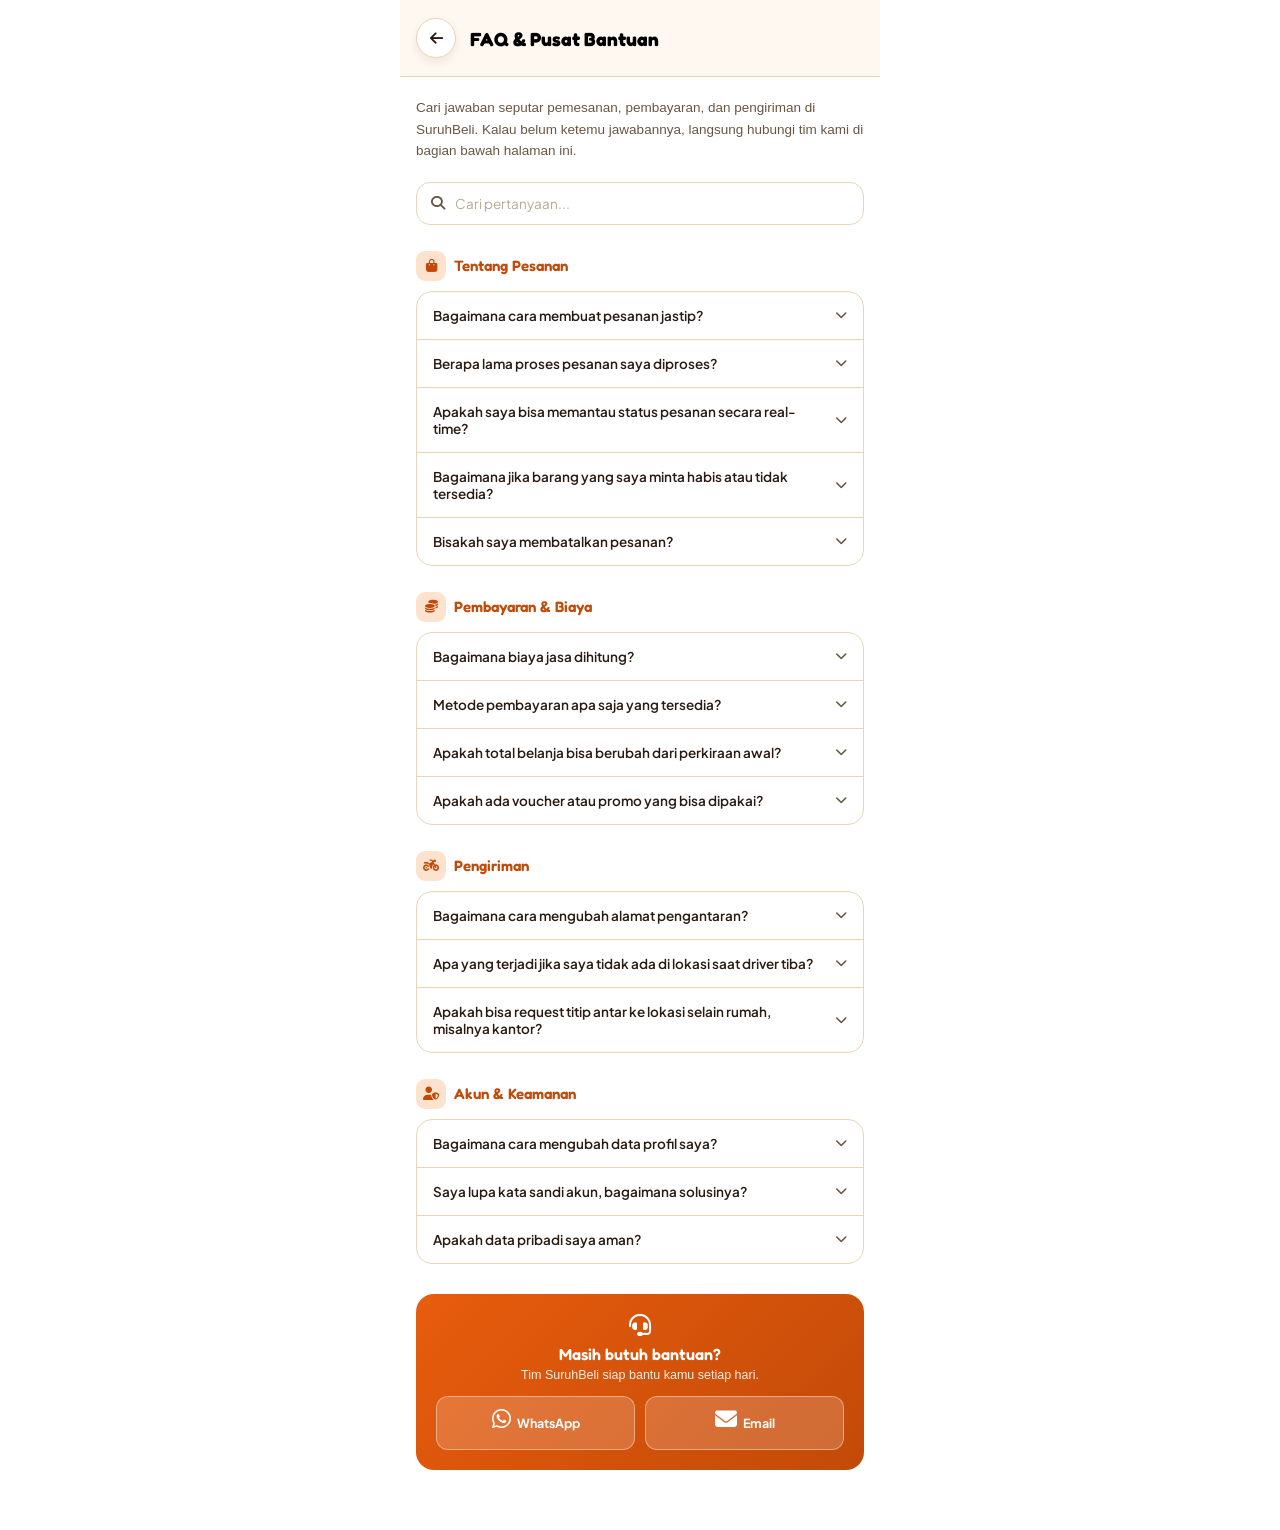
<file: faq.html>
<!DOCTYPE html>
<html lang="id">
<head>
<meta charset="UTF-8" />
<meta name="viewport" content="width=device-width, initial-scale=1.0, maximum-scale=1.0, user-scalable=no, viewport-fit=cover" />
<title>FAQ & Pusat Bantuan — SuruhBeli</title>
<link rel="preconnect" href="https://fonts.googleapis.com" />
<link href="https://fonts.googleapis.com/css2?family=Fredoka:wght@500;600;700;800&family=Plus+Jakarta+Sans:wght@400;500;600;700;800&display=swap" rel="stylesheet" />
<link rel="stylesheet" href="https://cdnjs.cloudflare.com/ajax/libs/font-awesome/6.5.2/css/all.min.css" />
<style>
  :root {
    --ink: #2B1B10;
    --ink-soft: #6B5541;
    --orange: #E85C0D;
    --orange-deep: #C24A08;
    --orange-soft: #FDE3CE;
    --line: #E8D5B8;
    --red: #C13B3B;
    --bg: #FFF8F0;
  }
  * {
    margin: 0;
    padding: 0;
    box-sizing: border-box;
    -webkit-tap-highlight-color: transparent;
    -webkit-user-select: none;
    user-select: none;
  }
  
  html, body {
    width: 100%;
    min-height: 100%;
    font-family: Poppins, sans-serif;
    background: var(--bg-primary);
    color: var(--text-primary);
    -webkit-tap-highlight-color: transparent;
    transition: background 0.3s ease, color 0.3s ease;
  }
  .wrap { max-width: 480px; margin: 0 auto; padding: 0 0 60px; }

  .topbar {
    display: flex;
    align-items: center;
    gap: 14px;
    padding: 18px 16px;
    position: sticky;
    top: 0;
    background: var(--bg);
    z-index: 5;
    border-bottom: 1px solid var(--line);
  }
  .back-btn {
    width: 40px;
    height: 40px;
    border-radius: 50%;
    background: #fff;
    border: 1px solid var(--line);
    display: flex;
    align-items: center;
    justify-content: center;
    color: var(--ink);
    font-size: 15px;
    cursor: pointer;
    flex: none;
    box-shadow: 0 4px 10px rgba(43, 27, 16, 0.08);
  }
  .topbar h1 {
    font-family: "Fredoka", sans-serif;
    font-weight: 700;
    font-size: 19px;
  }

  .intro {
    padding: 20px 16px 4px;
  }
  .intro p {
    font-size: 13.5px;
    color: var(--ink-soft);
    line-height: 1.6;
  }

  .search-box {
    margin: 16px 16px 4px;
    display: flex;
    align-items: center;
    gap: 10px;
    background: #fff;
    border: 1px solid var(--line);
    border-radius: 14px;
    padding: 12px 14px;
  }
  .search-box i { color: var(--ink-soft); font-size: 14px; }
  .search-box input {
    border: none;
    outline: none;
    background: none;
    font-family: "Plus Jakarta Sans", sans-serif;
    font-size: 13.5px;
    color: var(--ink);
    width: 100%;
  }
  .search-box input::placeholder { color: #B7A98F; }

  .category {
    padding: 22px 16px 4px;
  }
  .category-title {
    font-family: "Fredoka", sans-serif;
    font-weight: 600;
    font-size: 15px;
    color: var(--orange-deep);
    margin-bottom: 10px;
    display: flex;
    align-items: center;
    gap: 8px;
  }
  .category-title i {
    width: 30px;
    height: 30px;
    border-radius: 9px;
    background: var(--orange-soft);
    display: flex;
    align-items: center;
    justify-content: center;
    font-size: 13px;
  }

  .faq-list {
    background: #fff;
    border: 1px solid var(--line);
    border-radius: 16px;
    overflow: hidden;
  }

  details {
    border-top: 1px solid var(--line);
  }
  details:first-child { border-top: none; }

  summary {
    list-style: none;
    display: flex;
    align-items: center;
    justify-content: space-between;
    gap: 12px;
    padding: 15px 16px;
    cursor: pointer;
    font-family: "Plus Jakarta Sans", sans-serif;
    font-weight: 600;
    font-size: 13.5px;
    color: var(--ink);
  }
  summary::-webkit-details-marker { display: none; }
  summary .chev {
    flex: none;
    font-size: 12px;
    color: var(--ink-soft);
    transition: transform 0.2s ease;
  }
  details[open] summary .chev { transform: rotate(180deg); }
  details[open] summary { color: var(--orange-deep); }

  .answer {
    padding: 0 16px 16px;
    font-size: 13px;
    color: var(--ink-soft);
    line-height: 1.65;
  }
  .answer ul {
    margin: 8px 0 0;
    padding-left: 18px;
  }
  .answer li { margin-bottom: 4px; }
  .answer strong { color: var(--ink); }

  .contact-card {
    margin: 26px 16px 0;
    background: linear-gradient(135deg, var(--orange), var(--orange-deep));
    border-radius: 18px;
    padding: 20px;
    color: #fff;
    text-align: center;
  }
  .contact-card i {
    font-size: 22px;
    margin-bottom: 8px;
    display: block;
  }
  .contact-card h3 {
    font-family: "Fredoka", sans-serif;
    font-weight: 600;
    font-size: 16px;
    margin-bottom: 4px;
  }
  .contact-card p {
    font-size: 12.5px;
    opacity: 0.9;
    margin-bottom: 14px;
  }
  .contact-actions {
    display: flex;
    gap: 10px;
  }
  .contact-btn {
    flex: 1;
    display: flex;
    align-items: center;
    justify-content: center;
    gap: 6px;
    background: rgba(255, 255, 255, 0.18);
    border: 1px solid rgba(255, 255, 255, 0.4);
    color: #fff;
    font-family: "Plus Jakarta Sans", sans-serif;
    font-weight: 700;
    font-size: 12.5px;
    padding: 11px;
    border-radius: 12px;
    text-decoration: none;
    cursor: pointer;
  }

  .no-result {
    display: none;
    text-align: center;
    padding: 40px 20px;
    color: var(--ink-soft);
    font-size: 13px;
  }
</style>
</head>
<body>

  <div class="wrap">
    <div class="topbar">
      <button class="back-btn" onclick="window.history.back()"><i class="fa-solid fa-arrow-left"></i></button>
      <h1>FAQ &amp; Pusat Bantuan</h1>
    </div>

    <div class="intro">
      <p>Cari jawaban seputar pemesanan, pembayaran, dan pengiriman di SuruhBeli. Kalau belum ketemu jawabannya, langsung hubungi tim kami di bagian bawah halaman ini.</p>
    </div>

    <div class="search-box">
      <i class="fa-solid fa-magnifying-glass"></i>
      <input type="text" id="faq-search" placeholder="Cari pertanyaan..." />
    </div>

    <div id="faq-container">

      <div class="category" data-category>
        <div class="category-title"><i class="fa-solid fa-bag-shopping"></i> Tentang Pesanan</div>
        <div class="faq-list">
          <details>
            <summary><span>Bagaimana cara membuat pesanan jastip?</span><i class="fa-solid fa-chevron-down chev"></i></summary>
            <div class="answer">Buka menu <strong>Beranda</strong>, tekan tombol <strong>Pesan / Order</strong>, lalu isi detail barang yang ingin dibelikan, perkiraan budget belanja, dan lokasi pengantaran. Setelah dikonfirmasi, pesananmu langsung diteruskan ke tim kami.</div>
          </details>
          <details>
            <summary><span>Berapa lama proses pesanan saya diproses?</span><i class="fa-solid fa-chevron-down chev"></i></summary>
            <div class="answer">Setelah pesanan diterima, tim kami akan mulai membelikan barang dalam waktu singkat. Estimasi waktu tiba ditampilkan di halaman <strong>Lacak Pesanan</strong> dan bisa berbeda tergantung jarak, kepadatan lokasi tujuan pembelian, dan jam sibuk.</div>
          </details>
          <details>
            <summary><span>Apakah saya bisa memantau status pesanan secara real-time?</span><i class="fa-solid fa-chevron-down chev"></i></summary>
            <div class="answer">Bisa. Buka menu <strong>Lacak</strong> untuk melihat status terkini — mulai dari pesanan diterima, sedang dibeli, dalam perjalanan, hingga sampai tujuan.</div>
          </details>
          <details>
            <summary><span>Bagaimana jika barang yang saya minta habis atau tidak tersedia?</span><i class="fa-solid fa-chevron-down chev"></i></summary>
            <div class="answer">Tim kami akan menghubungi kamu terlebih dahulu untuk konfirmasi barang pengganti atau opsi lain sebelum melanjutkan pembelian, agar pesanan tetap sesuai keinginanmu.</div>
          </details>
          <details>
            <summary><span>Bisakah saya membatalkan pesanan?</span><i class="fa-solid fa-chevron-down chev"></i></summary>
            <div class="answer">Pembatalan hanya bisa dilakukan selama status pesanan masih <strong>Menunggu Driver</strong>, melalui tombol <strong>Batalkan</strong> di halaman Lacak. Setelah driver mulai membelikan pesanan, pembatalan tidak bisa dilakukan lagi.</div>
          </details>
        </div>
      </div>

      <div class="category" data-category>
        <div class="category-title"><i class="fa-solid fa-coins"></i> Pembayaran &amp; Biaya</div>
        <div class="faq-list">
          <details>
            <summary><span>Bagaimana biaya jasa dihitung?</span><i class="fa-solid fa-chevron-down chev"></i></summary>
            <div class="answer">
              Biaya jasa dihitung otomatis berdasarkan perkiraan budget belanja yang kamu masukkan, dengan tingkatan berikut:
              <ul>
                <li>Sampai dengan Rp20.000 — biaya jasa Rp5.000</li>
                <li>Rp20.001 – Rp40.000 — biaya jasa Rp7.000</li>
                <li>Rp40.001 – Rp50.000 — biaya jasa Rp8.000</li>
                <li>Rp50.001 – Rp80.000 — biaya jasa Rp10.000</li>
                <li>Rp80.001 – Rp90.000 — biaya jasa Rp15.000</li>
                <li>Di atas Rp90.000 — biaya jasa Rp20.000</li>
              </ul>
            </div>
          </details>
          <details>
            <summary><span>Metode pembayaran apa saja yang tersedia?</span><i class="fa-solid fa-chevron-down chev"></i></summary>
            <div class="answer">Info metode pembayaran yang tersedia bisa dicek di menu <strong>Metode Pembayaran</strong> pada halaman Profil.</div>
          </details>
          <details>
            <summary><span>Apakah total belanja bisa berubah dari perkiraan awal?</span><i class="fa-solid fa-chevron-down chev"></i></summary>
            <div class="answer">Bisa, terutama jika harga barang di lapangan berbeda dari perkiraan. Tim kami akan menginformasikan selisihnya kepada kamu sebelum melanjutkan pembayaran ke pihak toko.</div>
          </details>
          <details>
            <summary><span>Apakah ada voucher atau promo yang bisa dipakai?</span><i class="fa-solid fa-chevron-down chev"></i></summary>
            <div class="answer">Voucher dan promo yang sedang berlangsung bisa dilihat di menu <strong>Voucher & Promo</strong> pada halaman Profil.</div>
          </details>
        </div>
      </div>

      <div class="category" data-category>
        <div class="category-title"><i class="fa-solid fa-motorcycle"></i> Pengiriman</div>
        <div class="faq-list">
          <details>
            <summary><span>Bagaimana cara mengubah alamat pengantaran?</span><i class="fa-solid fa-chevron-down chev"></i></summary>
            <div class="answer">Alamat pengantaran diisi saat membuat pesanan lewat deteksi lokasi. Untuk mengubah alamat utama akun, buka menu <strong>Alamat Saya</strong> di halaman Profil.</div>
          </details>
          <details>
            <summary><span>Apa yang terjadi jika saya tidak ada di lokasi saat driver tiba?</span><i class="fa-solid fa-chevron-down chev"></i></summary>
            <div class="answer">Driver akan mencoba menghubungi kamu terlebih dahulu. Pastikan nomor telepon dan catatan alamat (blok/gang/patokan) yang kamu isi sudah jelas untuk memudahkan proses pengantaran.</div>
          </details>
          <details>
            <summary><span>Apakah bisa request titip antar ke lokasi selain rumah, misalnya kantor?</span><i class="fa-solid fa-chevron-down chev"></i></summary>
            <div class="answer">Bisa. Kamu bebas memilih titik lokasi pengantaran mana pun saat membuat pesanan, selama masih dalam jangkauan area layanan SuruhBeli.</div>
          </details>
        </div>
      </div>

      <div class="category" data-category>
        <div class="category-title"><i class="fa-solid fa-user-shield"></i> Akun &amp; Keamanan</div>
        <div class="faq-list">
          <details>
            <summary><span>Bagaimana cara mengubah data profil saya?</span><i class="fa-solid fa-chevron-down chev"></i></summary>
            <div class="answer">Data nama, nomor telepon, dan alamat bisa dilihat pada kartu <strong>Informasi Profil</strong> di halaman Profil. Hubungi Pusat Bantuan jika kamu perlu memperbarui data tersebut.</div>
          </details>
          <details>
            <summary><span>Saya lupa kata sandi akun, bagaimana solusinya?</span><i class="fa-solid fa-chevron-down chev"></i></summary>
            <div class="answer">Gunakan opsi <strong>Lupa Kata Sandi</strong> pada halaman masuk untuk mengatur ulang kata sandi melalui email atau nomor telepon terdaftar.</div>
          </details>
          <details>
            <summary><span>Apakah data pribadi saya aman?</span><i class="fa-solid fa-chevron-down chev"></i></summary>
            <div class="answer">Kami menjaga kerahasiaan data pribadi pengguna sesuai dengan <strong>Kebijakan Privasi</strong> yang bisa dibaca di halaman Profil.</div>
          </details>
        </div>
      </div>

    </div>

    <p class="no-result" id="no-result">Pertanyaan tidak ditemukan. Coba kata kunci lain, atau hubungi tim kami di bawah.</p>

    <div class="contact-card">
      <i class="fa-solid fa-headset"></i>
      <h3>Masih butuh bantuan?</h3>
      <p>Tim SuruhBeli siap bantu kamu setiap hari.</p>
      <div class="contact-actions">
        <a class="contact-btn" href="https://wa.me/62895604273200" target="_blank" rel="noopener">
          <i class="fa-brands fa-whatsapp"></i> WhatsApp
        </a>
        <a class="contact-btn" href="mailto:faqihbayur@gmail.com">
          <i class="fa-solid fa-envelope"></i> Email
        </a>
      </div>
    </div>
  </div>

  <script>
    const searchInput = document.getElementById("faq-search");
    const categories = document.querySelectorAll("[data-category]");
    const noResult = document.getElementById("no-result");

    searchInput.addEventListener("input", () => {
      const q = searchInput.value.trim().toLowerCase();
      let anyVisible = false;

      categories.forEach((cat) => {
        let catHasVisible = false;
        cat.querySelectorAll("details").forEach((item) => {
          const text = item.textContent.toLowerCase();
          const match = text.includes(q);
          item.style.display = match ? "" : "none";
          if (match) catHasVisible = true;
          if (q && match) item.removeAttribute("open");
        });
        cat.style.display = catHasVisible ? "" : "none";
        if (catHasVisible) anyVisible = true;
      });

      noResult.style.display = q && !anyVisible ? "block" : "none";
    });
  </script>

</body>
</html>
</file>
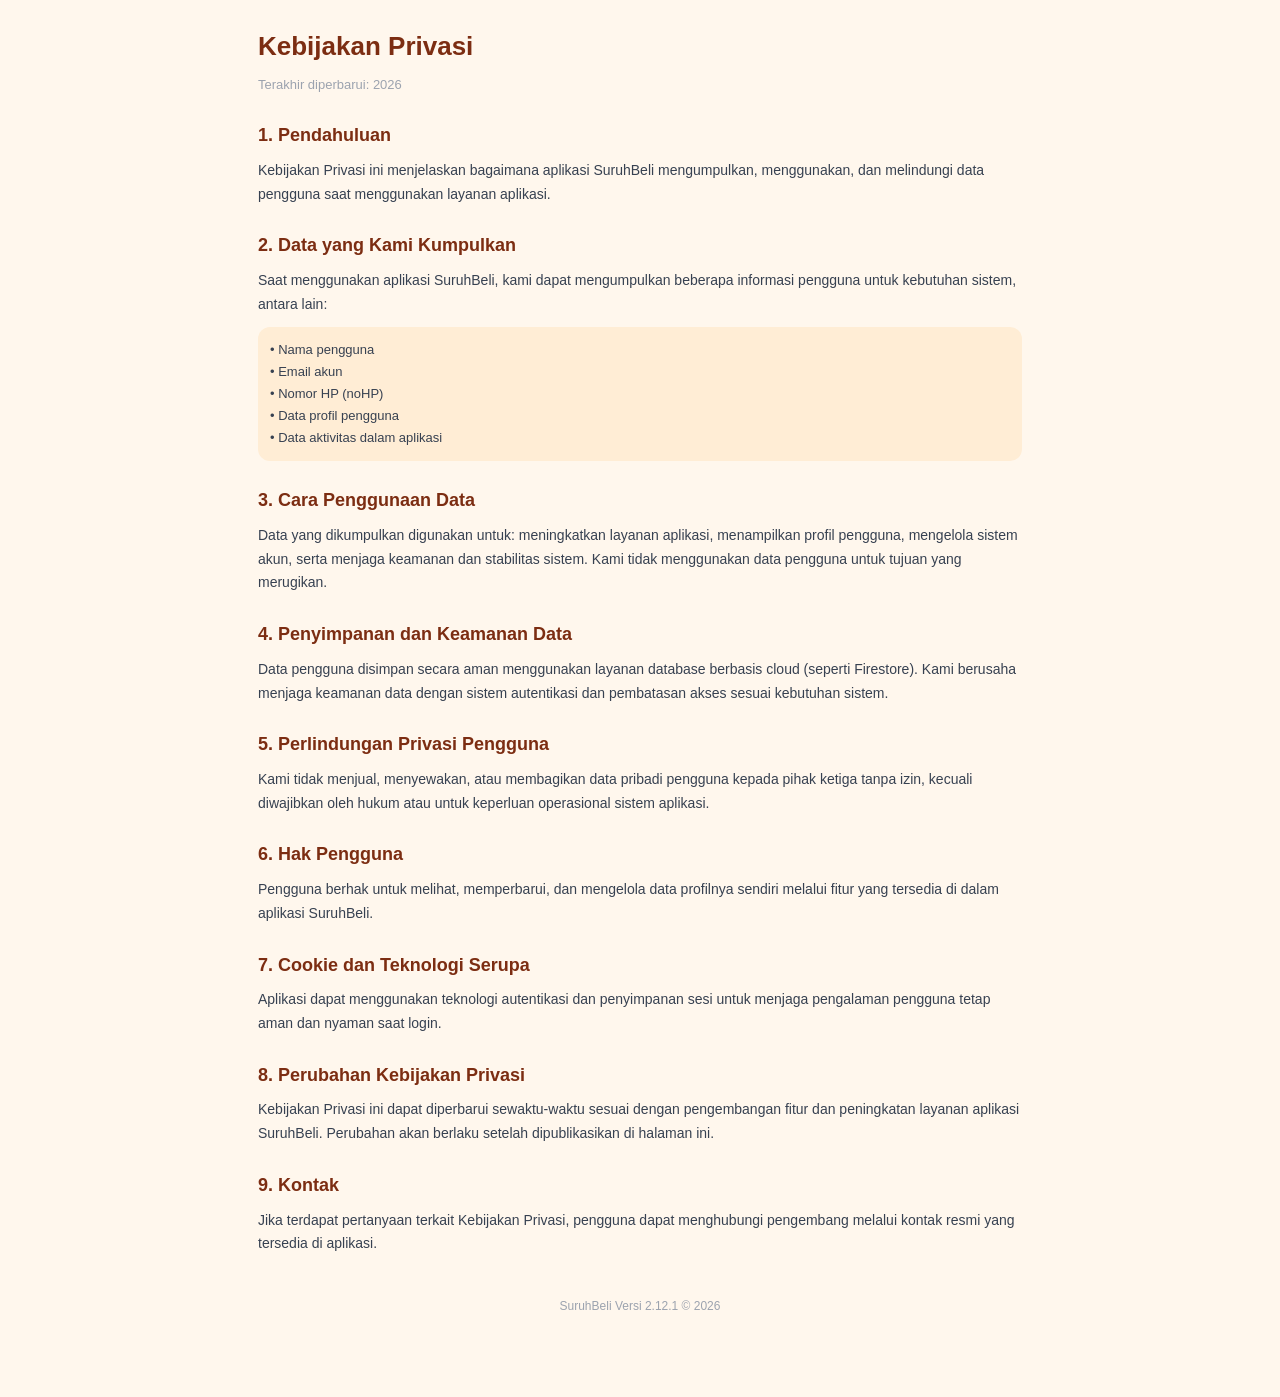
<file: kebijakan.html>
<!DOCTYPE html>
<html lang="id">
<head>
<meta charset="UTF-8">
<meta name="viewport" content="width=device-width, initial-scale=1.0, maximum-scale=1.0, user-scalable=no">
<meta name="apple-mobile-web-app-capable" content="yes">
<meta name="mobile-web-app-capable" content="yes">
<meta name="apple-mobile-web-app-status-bar-style" content="default">
<meta name="apple-mobile-web-app-title" content="SuruhBeli">
  <link rel="manifest" href="manifest.json">
  <meta name="theme-color" content="#FB923C">
  <link rel="icon" href="ikon-512.png">
<title>Kebijakan Privasi - SuruhBeli</title>

<style>
/* ===== PAGE ZOOM OUT ANIMATION (MULUS, TANPA BOUNCE) ===== */
* {
  margin: 0;
  padding: 0;
  box-sizing: border-box;
  -webkit-tap-highlight-color: transparent;
  -webkit-user-select: none;
  user-select: none;
}

html, body {
  width: 100%;
  min-height: 100%;
  font-family: Poppins, sans-serif;
  background: var(--bg-primary);
  color: var(--text-primary);
  -webkit-tap-highlight-color: transparent;
  transition: background 0.3s ease, color 0.3s ease;
}
body{
  animation: pageZoomOut 0.35s ease forwards;
  transform-origin: center;
}

@keyframes pageZoomOut{
  0%{
    opacity: 0;
    transform: scale(1.05); /* mulai sedikit lebih besar */
  }
  100%{
    opacity: 1;
    transform: scale(1);    /* normal */
  }
}
body{
  margin:0;
  font-family:'Nunito',sans-serif;
  background:#FFF7ED;
  color:#374151;
  line-height:1.7;
}

.container{
  max-width:800px;
  margin:auto;
  padding:24px 18px 80px;
}

.title{
  font-size:26px;
  font-weight:800;
  color:#7C2D12;
  margin-bottom:6px;
}

.subtitle{
  font-size:13px;
  color:#9CA3AF;
  margin-bottom:24px;
}

.section{
  margin-bottom:24px;
}

.section h2{
  font-size:18px;
  color:#7C2D12;
  margin-bottom:8px;
  font-weight:800;
}

.section p{
  font-size:14px;
}

.highlight{
  background:#FFEDD5;
  padding:12px;
  border-radius:12px;
  font-size:13px;
  margin-top:10px;
}

.footer{
  text-align:center;
  font-size:12px;
  color:#9CA3AF;
  margin-top:40px;
}
</style>
</head>
<body>

<div class="container">

  <div class="title">Kebijakan Privasi</div>
  <div class="subtitle">Terakhir diperbarui: 2026</div>

  <div class="section">
    <h2>1. Pendahuluan</h2>
    <p>
      Kebijakan Privasi ini menjelaskan bagaimana aplikasi SuruhBeli
      mengumpulkan, menggunakan, dan melindungi data pengguna saat
      menggunakan layanan aplikasi.
    </p>
  </div>

  <div class="section">
    <h2>2. Data yang Kami Kumpulkan</h2>
    <p>
      Saat menggunakan aplikasi SuruhBeli, kami dapat mengumpulkan beberapa
      informasi pengguna untuk kebutuhan sistem, antara lain:
    </p>
    <div class="highlight">
      • Nama pengguna<br>
      • Email akun<br>
      • Nomor HP (noHP)<br>
      • Data profil pengguna<br>
      • Data aktivitas dalam aplikasi
    </div>
  </div>

  <div class="section">
    <h2>3. Cara Penggunaan Data</h2>
    <p>
      Data yang dikumpulkan digunakan untuk:
      meningkatkan layanan aplikasi, menampilkan profil pengguna,
      mengelola sistem akun, serta menjaga keamanan dan stabilitas sistem.
      Kami tidak menggunakan data pengguna untuk tujuan yang merugikan.
    </p>
  </div>

  <div class="section">
    <h2>4. Penyimpanan dan Keamanan Data</h2>
    <p>
      Data pengguna disimpan secara aman menggunakan layanan database
      berbasis cloud (seperti Firestore). Kami berusaha menjaga keamanan
      data dengan sistem autentikasi dan pembatasan akses sesuai kebutuhan sistem.
    </p>
  </div>

  <div class="section">
    <h2>5. Perlindungan Privasi Pengguna</h2>
    <p>
      Kami tidak menjual, menyewakan, atau membagikan data pribadi pengguna
      kepada pihak ketiga tanpa izin, kecuali diwajibkan oleh hukum atau
      untuk keperluan operasional sistem aplikasi.
    </p>
  </div>

  <div class="section">
    <h2>6. Hak Pengguna</h2>
    <p>
      Pengguna berhak untuk melihat, memperbarui, dan mengelola data profilnya
      sendiri melalui fitur yang tersedia di dalam aplikasi SuruhBeli.
    </p>
  </div>

  <div class="section">
    <h2>7. Cookie dan Teknologi Serupa</h2>
    <p>
      Aplikasi dapat menggunakan teknologi autentikasi dan penyimpanan sesi
      untuk menjaga pengalaman pengguna tetap aman dan nyaman saat login.
    </p>
  </div>

  <div class="section">
    <h2>8. Perubahan Kebijakan Privasi</h2>
    <p>
      Kebijakan Privasi ini dapat diperbarui sewaktu-waktu sesuai dengan
      pengembangan fitur dan peningkatan layanan aplikasi SuruhBeli.
      Perubahan akan berlaku setelah dipublikasikan di halaman ini.
    </p>
  </div>

  <div class="section">
    <h2>9. Kontak</h2>
    <p>
      Jika terdapat pertanyaan terkait Kebijakan Privasi, pengguna dapat
      menghubungi pengembang melalui kontak resmi yang tersedia di aplikasi.
    </p>
  </div>

  <div class="footer">
    SuruhBeli Versi 2.12.1 © 2026
  </div>

</div>

</body>
</html>
</file>
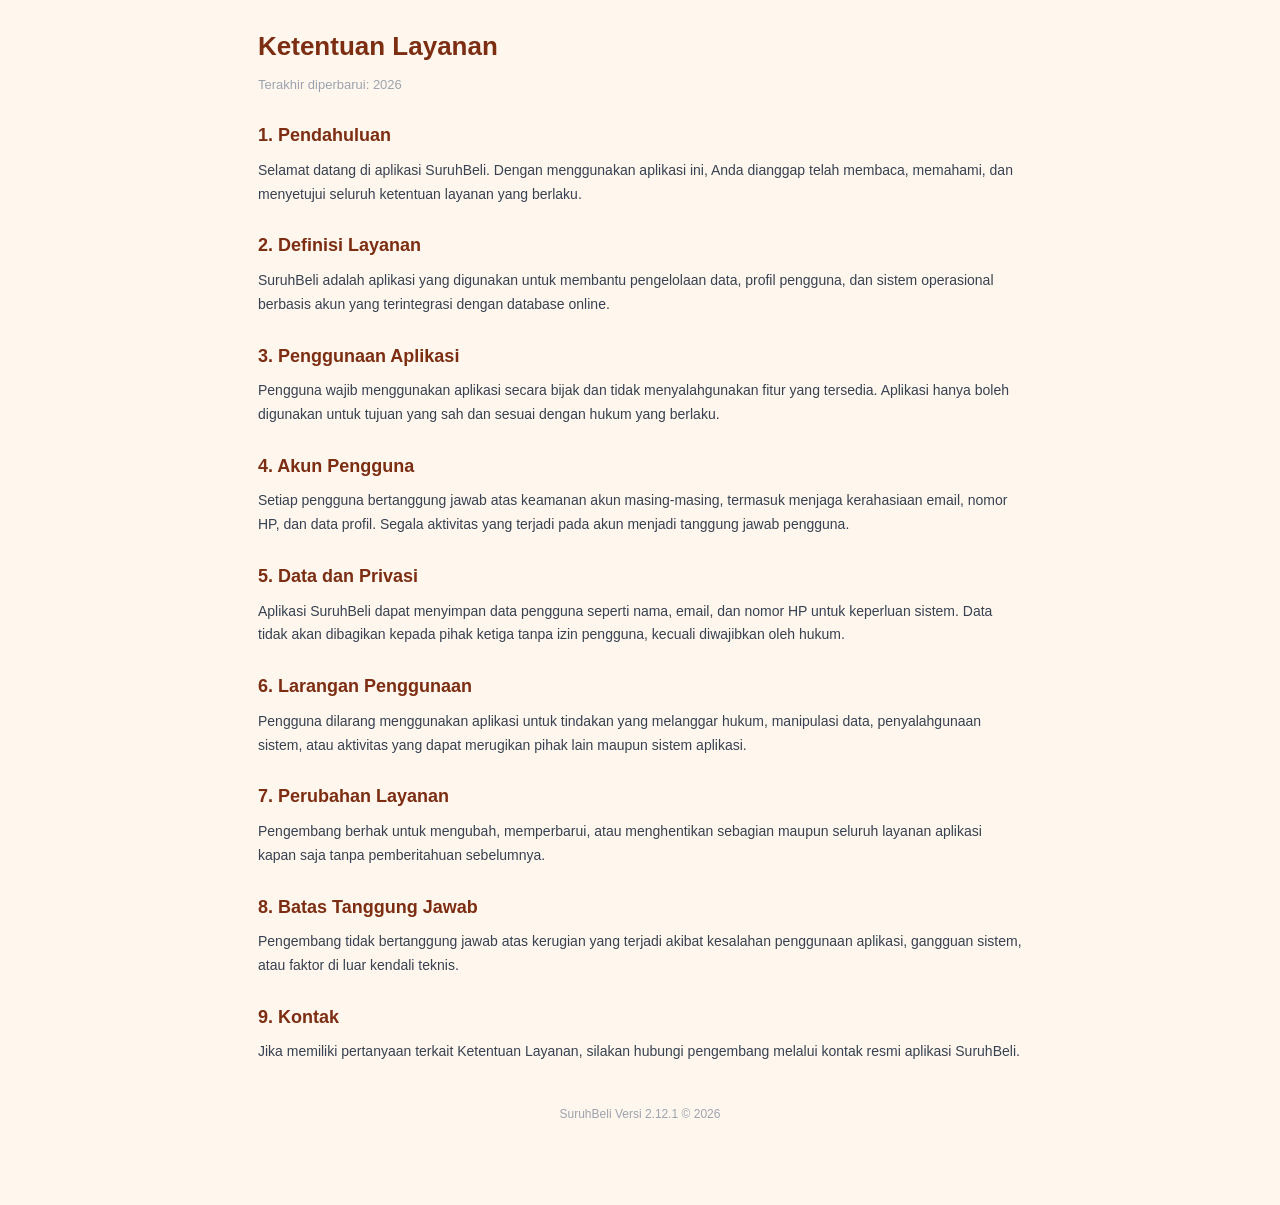
<file: ketentuan.html>
<!DOCTYPE html>
<html lang="id">
<head>
<meta charset="UTF-8">
<meta name="viewport" content="width=device-width, initial-scale=1.0, maximum-scale=1.0, user-scalable=no">
<meta name="apple-mobile-web-app-capable" content="yes">
<meta name="mobile-web-app-capable" content="yes">
<meta name="apple-mobile-web-app-status-bar-style" content="default">
<meta name="apple-mobile-web-app-title" content="SuruhBeli">
  <link rel="manifest" href="manifest.json">
  <meta name="theme-color" content="#FB923C">
  <link rel="icon" href="ikon-512.png">
<title>Ketentuan Layanan - SuruhBeli</title>

<style>
/* ===== PAGE ZOOM OUT ANIMATION (MULUS, TANPA BOUNCE) ===== */
* {
  margin: 0;
  padding: 0;
  box-sizing: border-box;
  -webkit-tap-highlight-color: transparent;
  -webkit-user-select: none;
  user-select: none;
}

html, body {
  width: 100%;
  min-height: 100%;
  font-family: Poppins, sans-serif;
  background: var(--bg-primary);
  color: var(--text-primary);
  -webkit-tap-highlight-color: transparent;
  transition: background 0.3s ease, color 0.3s ease;
}
body{
  animation: pageZoomOut 0.35s ease forwards;
  transform-origin: center;
}

@keyframes pageZoomOut{
  0%{
    opacity: 0;
    transform: scale(1.05); /* mulai sedikit lebih besar */
  }
  100%{
    opacity: 1;
    transform: scale(1);    /* normal */
  }
}
body{
  margin:0;
  font-family:'Nunito',sans-serif;
  background:#FFF7ED;
  color:#374151;
  line-height:1.7;
}

.container{
  max-width:800px;
  margin:auto;
  padding:24px 18px 80px;
}

.title{
  font-size:26px;
  font-weight:800;
  color:#7C2D12;
  margin-bottom:6px;
}

.subtitle{
  font-size:13px;
  color:#9CA3AF;
  margin-bottom:24px;
}

.section{
  margin-bottom:24px;
}

.section h2{
  font-size:18px;
  color:#7C2D12;
  margin-bottom:8px;
  font-weight:800;
}

.section p{
  font-size:14px;
}

.footer{
  text-align:center;
  font-size:12px;
  color:#9CA3AF;
  margin-top:40px;
}
</style>
</head>
<body>

<div class="container">

  <div class="title">Ketentuan Layanan</div>
  <div class="subtitle">Terakhir diperbarui: 2026</div>

  <div class="section">
    <h2>1. Pendahuluan</h2>
    <p>
      Selamat datang di aplikasi SuruhBeli. Dengan menggunakan aplikasi ini,
      Anda dianggap telah membaca, memahami, dan menyetujui seluruh ketentuan
      layanan yang berlaku.
    </p>
  </div>

  <div class="section">
    <h2>2. Definisi Layanan</h2>
    <p>
      SuruhBeli adalah aplikasi yang digunakan untuk membantu pengelolaan data,
      profil pengguna, dan sistem operasional berbasis akun yang terintegrasi
      dengan database online.
    </p>
  </div>

  <div class="section">
    <h2>3. Penggunaan Aplikasi</h2>
    <p>
      Pengguna wajib menggunakan aplikasi secara bijak dan tidak menyalahgunakan
      fitur yang tersedia. Aplikasi hanya boleh digunakan untuk tujuan yang sah
      dan sesuai dengan hukum yang berlaku.
    </p>
  </div>

  <div class="section">
    <h2>4. Akun Pengguna</h2>
    <p>
      Setiap pengguna bertanggung jawab atas keamanan akun masing-masing,
      termasuk menjaga kerahasiaan email, nomor HP, dan data profil. 
      Segala aktivitas yang terjadi pada akun menjadi tanggung jawab pengguna.
    </p>
  </div>

  <div class="section">
    <h2>5. Data dan Privasi</h2>
    <p>
      Aplikasi SuruhBeli dapat menyimpan data pengguna seperti nama, email,
      dan nomor HP untuk keperluan sistem. Data tidak akan dibagikan kepada
      pihak ketiga tanpa izin pengguna, kecuali diwajibkan oleh hukum.
    </p>
  </div>

  <div class="section">
    <h2>6. Larangan Penggunaan</h2>
    <p>
      Pengguna dilarang menggunakan aplikasi untuk tindakan yang melanggar hukum,
      manipulasi data, penyalahgunaan sistem, atau aktivitas yang dapat merugikan
      pihak lain maupun sistem aplikasi.
    </p>
  </div>

  <div class="section">
    <h2>7. Perubahan Layanan</h2>
    <p>
      Pengembang berhak untuk mengubah, memperbarui, atau menghentikan sebagian
      maupun seluruh layanan aplikasi kapan saja tanpa pemberitahuan sebelumnya.
    </p>
  </div>

  <div class="section">
    <h2>8. Batas Tanggung Jawab</h2>
    <p>
      Pengembang tidak bertanggung jawab atas kerugian yang terjadi akibat
      kesalahan penggunaan aplikasi, gangguan sistem, atau faktor di luar
      kendali teknis.
    </p>
  </div>

  <div class="section">
    <h2>9. Kontak</h2>
    <p>
      Jika memiliki pertanyaan terkait Ketentuan Layanan, silakan hubungi
      pengembang melalui kontak resmi aplikasi SuruhBeli.
    </p>
  </div>

  <div class="footer">
    SuruhBeli Versi 2.12.1 © 2026
  </div>

</div>

</body>
</html>
</file>
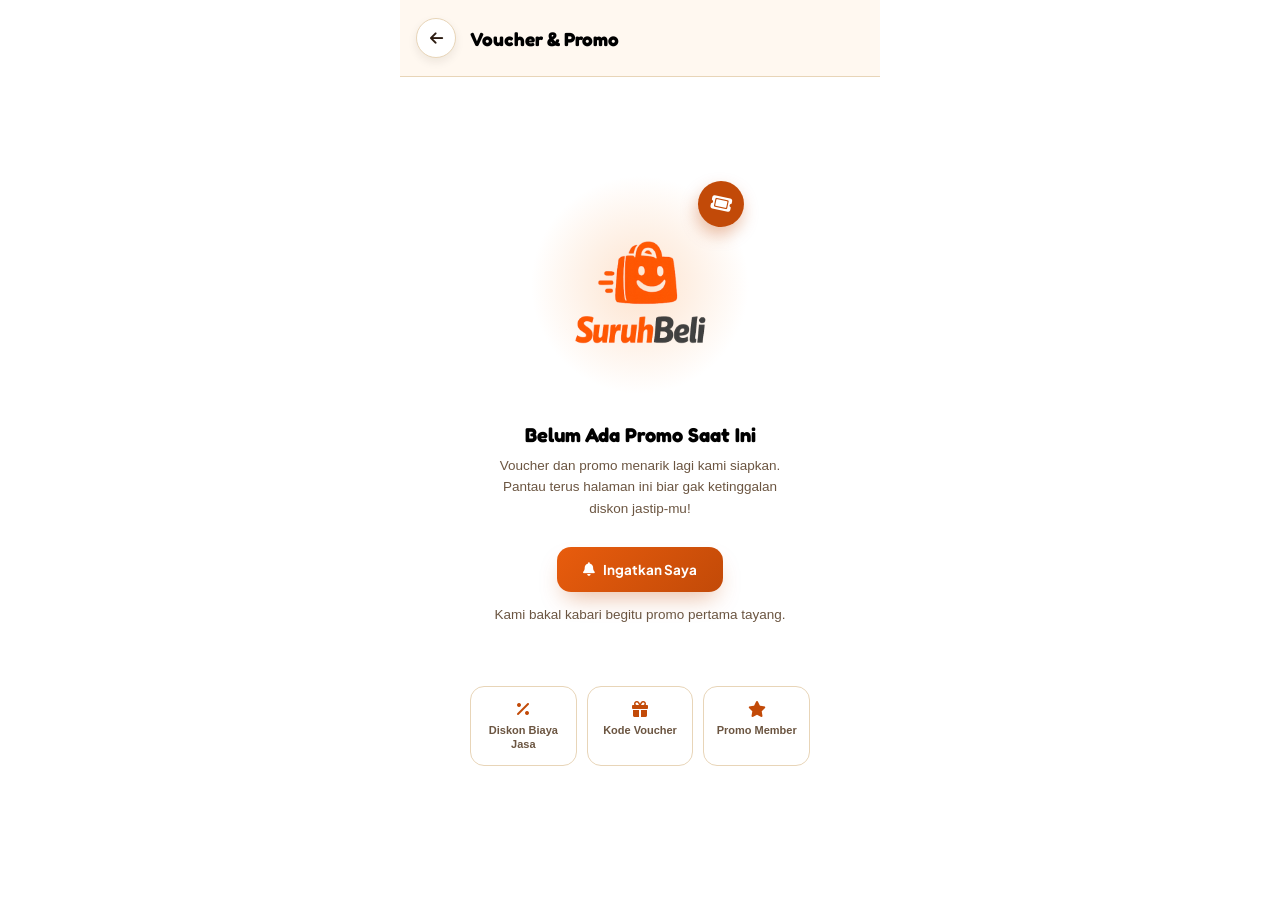
<file: promo.html>
<!DOCTYPE html>
<html lang="id">
<head>
<meta charset="UTF-8" />
<meta name="viewport" content="width=device-width, initial-scale=1.0, maximum-scale=1.0, user-scalable=no, viewport-fit=cover" />
<title>Voucher & Promo — SuruhBeli</title>
<link rel="preconnect" href="https://fonts.googleapis.com" />
<link href="https://fonts.googleapis.com/css2?family=Fredoka:wght@500;600;700;800&family=Plus+Jakarta+Sans:wght@400;500;600;700;800&display=swap" rel="stylesheet" />
<link rel="stylesheet" href="https://cdnjs.cloudflare.com/ajax/libs/font-awesome/6.5.2/css/all.min.css" />
<style>
  :root {
    --ink: #2B1B10;
    --ink-soft: #6B5541;
    --orange: #E85C0D;
    --orange-deep: #C24A08;
    --orange-soft: #FDE3CE;
    --line: #E8D5B8;
    --bg: #FFF8F0;
  }
  * {
    margin: 0;
    padding: 0;
    box-sizing: border-box;
    -webkit-tap-highlight-color: transparent;
    -webkit-user-select: none;
    user-select: none;
  }
  
  html, body {
    width: 100%;
    min-height: 100%;
    font-family: Poppins, sans-serif;
    background: var(--bg-primary);
    color: var(--text-primary);
    -webkit-tap-highlight-color: transparent;
    transition: background 0.3s ease, color 0.3s ease;
  }
  .wrap { max-width: 480px; margin: 0 auto; min-height: 100vh; display: flex; flex-direction: column; }

  .topbar {
    display: flex;
    align-items: center;
    gap: 14px;
    padding: 18px 16px;
    position: sticky;
    top: 0;
    background: var(--bg);
    z-index: 5;
    border-bottom: 1px solid var(--line);
  }
  .back-btn {
    width: 40px;
    height: 40px;
    border-radius: 50%;
    background: #fff;
    border: 1px solid var(--line);
    display: flex;
    align-items: center;
    justify-content: center;
    color: var(--ink);
    font-size: 15px;
    cursor: pointer;
    flex: none;
    box-shadow: 0 4px 10px rgba(43, 27, 16, 0.08);
  }
  .topbar h1 {
    font-family: "Fredoka", sans-serif;
    font-weight: 700;
    font-size: 19px;
  }

  .empty-state {
    flex: 1;
    display: flex;
    flex-direction: column;
    align-items: center;
    justify-content: center;
    text-align: center;
    padding: 24px 32px 60px;
  }

  .empty-illustration {
    position: relative;
    width: 220px;
    height: 220px;
    margin-bottom: 28px;
    display: flex;
    align-items: center;
    justify-content: center;
  }
  .empty-illustration::before {
    content: "";
    position: absolute;
    inset: 0;
    border-radius: 50%;
    background: radial-gradient(circle, var(--orange-soft) 0%, rgba(253, 227, 206, 0) 70%);
  }
  .empty-illustration img {
    position: relative;
    z-index: 1;
    max-width: 78%;
    max-height: 78%;
    object-fit: contain;
  }
  .empty-illustration .badge-icon {
    position: absolute;
    z-index: 2;
    top: 6px;
    right: 6px;
    width: 46px;
    height: 46px;
    border-radius: 50%;
    background: var(--orange-deep);
    color: #fff;
    display: flex;
    align-items: center;
    justify-content: center;
    font-size: 18px;
    box-shadow: 0 8px 16px rgba(194, 74, 8, 0.35);
    transform: rotate(12deg);
  }

  .empty-state h2 {
    font-family: "Fredoka", sans-serif;
    font-weight: 700;
    font-size: 20px;
    margin-bottom: 8px;
  }
  .empty-state p {
    font-size: 13.5px;
    color: var(--ink-soft);
    line-height: 1.6;
    max-width: 300px;
    margin-bottom: 28px;
  }

  .notify-btn {
    display: flex;
    align-items: center;
    gap: 8px;
    background: linear-gradient(135deg, var(--orange), var(--orange-deep));
    color: #fff;
    font-family: "Plus Jakarta Sans", sans-serif;
    font-weight: 700;
    font-size: 13.5px;
    padding: 14px 26px;
    border: none;
    border-radius: 14px;
    cursor: pointer;
    box-shadow: 0 12px 24px -8px rgba(194, 74, 8, 0.4);
  }
  .notify-btn:disabled { opacity: 0.7; cursor: default; }

  .notify-hint {
    margin-top: 12px;
    font-size: 12px;
    color: var(--ink-soft);
  }

  .perks-row {
    display: flex;
    gap: 10px;
    margin-top: 32px;
    width: 100%;
    max-width: 340px;
  }
  .perk-item {
    flex: 1;
    background: #fff;
    border: 1px solid var(--line);
    border-radius: 14px;
    padding: 14px 8px;
    text-align: center;
  }
  .perk-item i {
    font-size: 16px;
    color: var(--orange-deep);
    margin-bottom: 6px;
    display: block;
  }
  .perk-item span {
    font-size: 11px;
    font-weight: 600;
    color: var(--ink-soft);
    display: block;
    line-height: 1.3;
  }
</style>
</head>
<body>

  <div class="wrap">
    <div class="topbar">
      <button class="back-btn" onclick="window.history.back()"><i class="fa-solid fa-arrow-left"></i></button>
      <h1>Voucher &amp; Promo</h1>
    </div>

    <div class="empty-state">
      <div class="empty-illustration">
        <img src="hero.png" alt="SuruhBeli" onerror="this.onerror=null;this.src='logo.png';" />
        <div class="badge-icon"><i class="fa-solid fa-ticket"></i></div>
      </div>

      <h2>Belum Ada Promo Saat Ini</h2>
      <p>Voucher dan promo menarik lagi kami siapkan. Pantau terus halaman ini biar gak ketinggalan diskon jastip-mu!</p>

      <button class="notify-btn" id="notify-btn">
        <i class="fa-solid fa-bell"></i>
        <span>Ingatkan Saya</span>
      </button>
      <p class="notify-hint" id="notify-hint">Kami bakal kabari begitu promo pertama tayang.</p>

      <div class="perks-row">
        <div class="perk-item">
          <i class="fa-solid fa-percent"></i>
          <span>Diskon Biaya Jasa</span>
        </div>
        <div class="perk-item">
          <i class="fa-solid fa-gift"></i>
          <span>Kode Voucher</span>
        </div>
        <div class="perk-item">
          <i class="fa-solid fa-star"></i>
          <span>Promo Member</span>
        </div>
      </div>
    </div>
  </div>

  <script>
    const notifyBtn = document.getElementById("notify-btn");
    const notifyHint = document.getElementById("notify-hint");
    notifyBtn.addEventListener("click", () => {
      notifyBtn.disabled = true;
      notifyBtn.querySelector("span").textContent = "Kamu Akan Diingatkan";
      notifyHint.textContent = "Sip! Kamu bakal jadi yang pertama tahu pas promo tayang.";
    });
  </script>

</body>
</html>
</file>
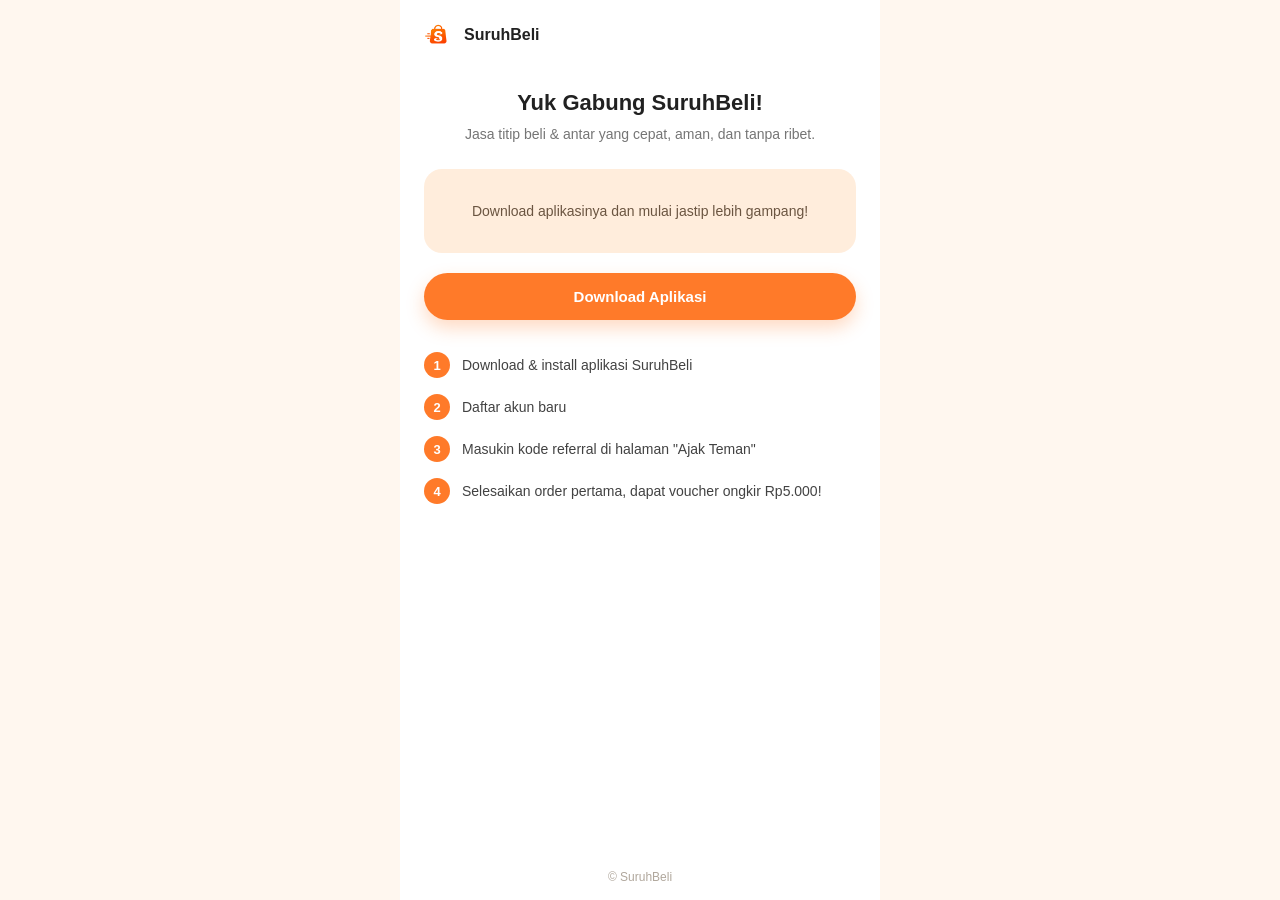
<file: referal.html>
<!DOCTYPE html>
<html lang="id">
<head>
  <meta charset="UTF-8" />
  <meta name="viewport" content="width=device-width, initial-scale=1.0" />
  <title>Ajak Teman - SuruhBeli</title>
  <link rel="icon" href="logo.png" />
  <link rel="stylesheet" href="referal.css" />
</head>
<body>

  <div class="page">
    <header class="topbar">
      <img src="logo.png" alt="SuruhBeli" class="logo" />
      <span class="brand-name">SuruhBeli</span>
    </header>

    <main class="content">
      <h1 id="heroTitle" class="hero-title">Kamu Diajak Gabung SuruhBeli!</h1>
      <p id="heroSubtitle" class="hero-subtitle">
        Jasa titip beli & antar yang cepat, aman, dan tanpa ribet.
      </p>

      <div id="codeBox" class="code-box" hidden>
        <span class="code-label">Kode Referral</span>
        <div class="code-row">
          <span id="codeValue" class="code-value">------</span>
          <button id="copyBtn" type="button" class="copy-btn">Salin</button>
        </div>
        <p class="code-hint">Masukin kode ini pas daftar akun buat dapat voucher ongkir Rp5.000</p>
      </div>

      <div id="noCodeBox" class="no-code-box" hidden>
        <p>Download aplikasinya dan mulai jastip lebih gampang!</p>
      </div>

      <a id="downloadBtn" href="#" class="download-btn">
        Download Aplikasi
      </a>

      <section class="steps">
        <div class="step">
          <div class="step-number">1</div>
          <div class="step-text">Download &amp; install aplikasi SuruhBeli</div>
        </div>
        <div class="step">
          <div class="step-number">2</div>
          <div class="step-text">Daftar akun baru</div>
        </div>
        <div class="step">
          <div class="step-number">3</div>
          <div class="step-text">Masukin kode referral di halaman "Ajak Teman"</div>
        </div>
        <div class="step">
          <div class="step-number">4</div>
          <div class="step-text">Selesaikan order pertama, dapat voucher ongkir Rp5.000!</div>
        </div>
      </section>
    </main>

    <footer class="footer">
      <span>&copy; SuruhBeli</span>
    </footer>
  </div>

  <div id="toast" class="toast" hidden></div>

  <script src="referal.js"></script>
</body>
</html>
</file>
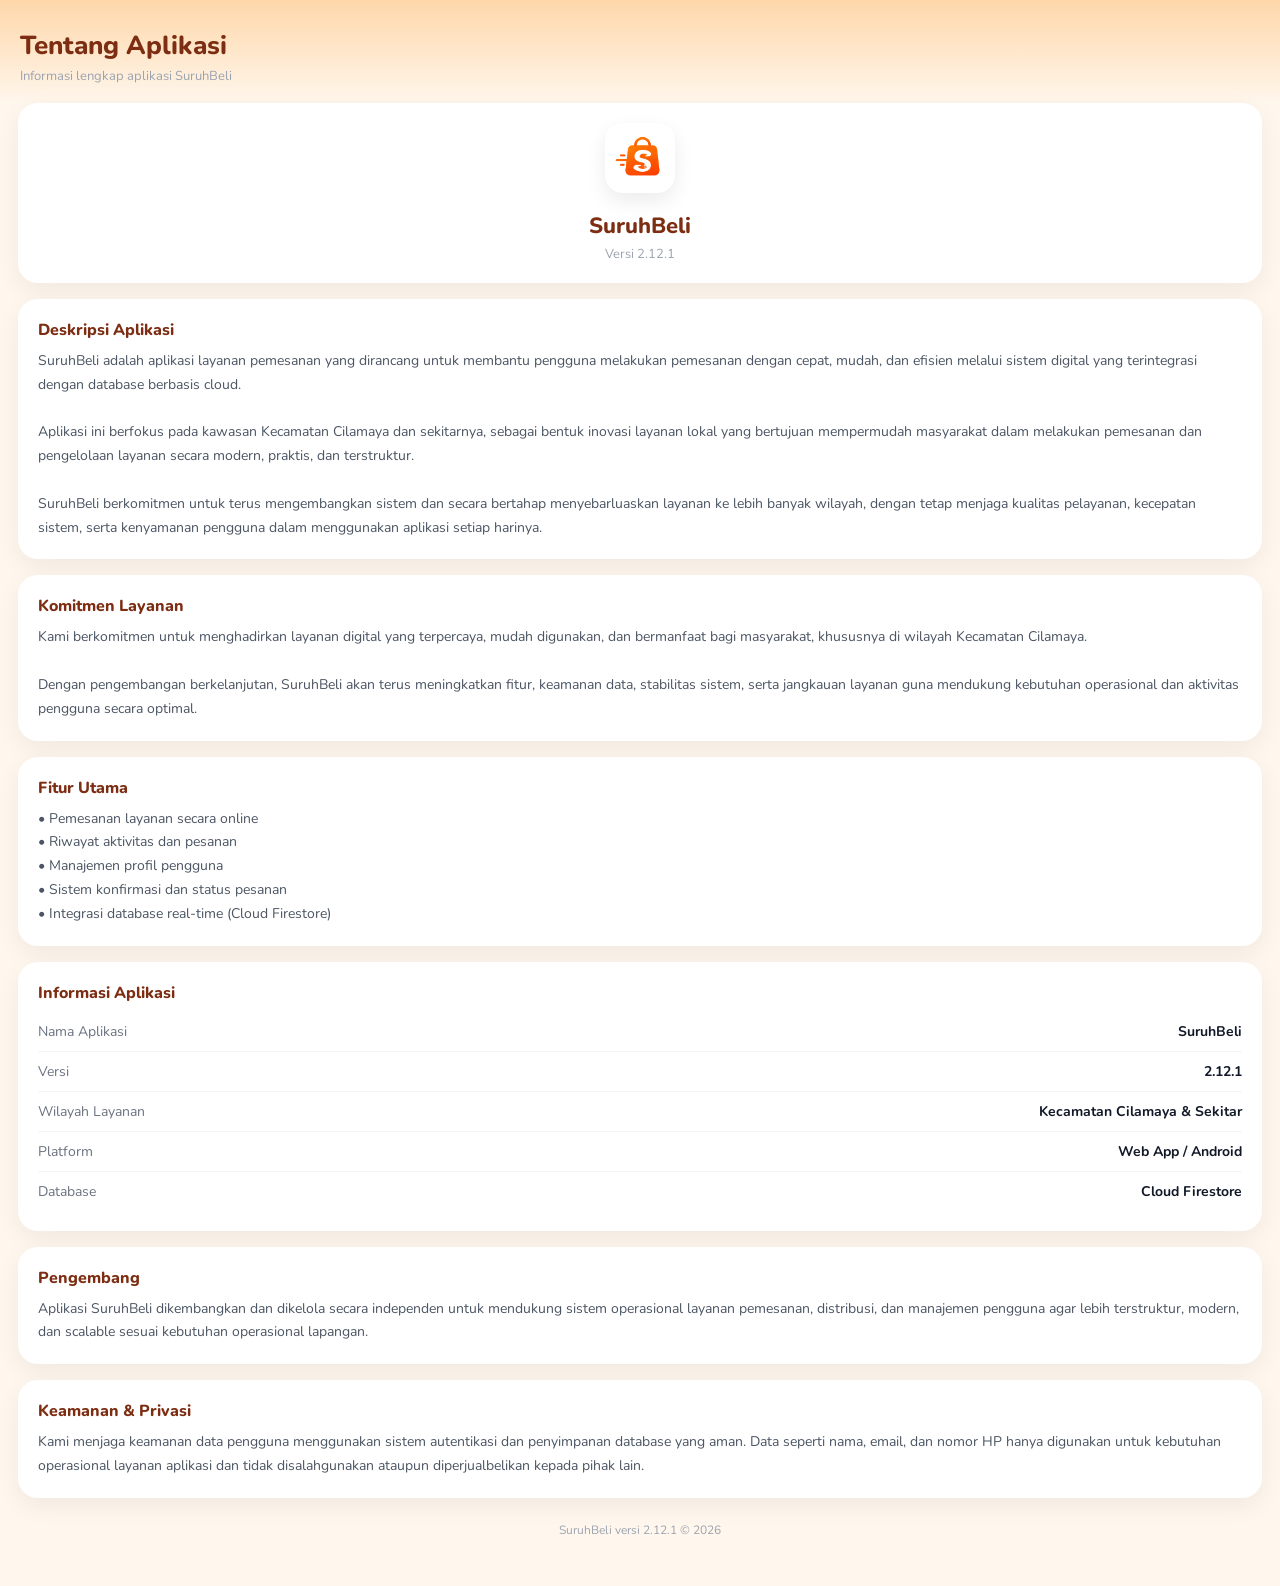
<file: tentang.html>
<!DOCTYPE html>
<html lang="id">
<head>
<meta charset="UTF-8">
<meta name="viewport" content="width=device-width, initial-scale=1.0, maximum-scale=1.0, user-scalable=no">
<meta name="apple-mobile-web-app-capable" content="yes">
<meta name="mobile-web-app-capable" content="yes">
<meta name="apple-mobile-web-app-status-bar-style" content="default">
<meta name="apple-mobile-web-app-title" content="SuruhBeli">
  <link rel="manifest" href="manifest.json">
  <meta name="theme-color" content="#FB923C">
  <link rel="icon" href="ikon-512.png">
<title>Tentang Aplikasi - SuruhBeli</title>

<!-- Font Nunito -->
<link href="https://fonts.googleapis.com/css2?family=Nunito:wght@400;600;700;800&display=swap" rel="stylesheet">

<style>
/* ===== PAGE ZOOM OUT ANIMATION (MULUS, TANPA BOUNCE) ===== */
* {
  margin: 0;
  padding: 0;
  box-sizing: border-box;
  -webkit-tap-highlight-color: transparent;
  -webkit-user-select: none;
  user-select: none;
}

html, body {
  width: 100%;
  min-height: 100%;
  font-family: Poppins, sans-serif;
  background: var(--bg-primary);
  color: var(--text-primary);
  -webkit-tap-highlight-color: transparent;
  transition: background 0.3s ease, color 0.3s ease;
}
body{
  animation: pageZoomOut 0.35s ease forwards;
  transform-origin: center;
}

@keyframes pageZoomOut{
  0%{
    opacity: 0;
    transform: scale(1.05); /* mulai sedikit lebih besar */
  }
  100%{
    opacity: 1;
    transform: scale(1);    /* normal */
  }
}
body{
  margin:0;
  font-family:'Nunito',sans-serif;
  background:#FFF7ED;
  color:#374151;
}

/* ===== HEADER ===== */
.header{
  padding:28px 20px 20px;
  background:linear-gradient(180deg,#FED7AA,#FFF7ED);
}

.app-title{
  font-size:26px;
  font-weight:800;
  color:#7C2D12;
}

.app-sub{
  font-size:13px;
  color:#9CA3AF;
  margin-top:4px;
}

/* ===== CARD ===== */
.container{
  padding:18px;
  margin-top:-20px;
}

.card{
  background:#FFFFFF;
  border-radius:20px;
  padding:20px;
  box-shadow:0 8px 24px rgba(0,0,0,0.06);
  margin-bottom:16px;
}

/* ===== APP INFO ===== */
.app-logo{
  width:70px;
  height:70px;
  border-radius:18px;
  object-fit:cover;
  margin-bottom:12px;
  box-shadow:0 8px 20px rgba(0,0,0,0.08);
}

.app-name{
  font-size:22px;
  font-weight:800;
  color:#7C2D12;
}

.version{
  font-size:13px;
  color:#9CA3AF;
  margin-top:4px;
}

/* ===== SECTION ===== */
.section-title{
  font-size:16px;
  font-weight:800;
  color:#7C2D12;
  margin-bottom:8px;
}

.section-text{
  font-size:14px;
  line-height:1.7;
  color:#4B5563;
}

/* ===== INFO LIST ===== */
.info-item{
  display:flex;
  justify-content:space-between;
  padding:10px 0;
  border-bottom:1px solid #F3F4F6;
  font-size:14px;
}

.info-item:last-child{
  border-bottom:none;
}

.label{
  color:#6B7280;
}

.value{
  font-weight:700;
  color:#111827;
}

/* ===== FOOTER ===== */
.footer{
  text-align:center;
  font-size:12px;
  color:#9CA3AF;
  margin-top:24px;
  padding-bottom:30px;
}
</style>
</head>
<body>

<!-- HEADER -->
<div class="header">
  <div class="app-title">Tentang Aplikasi</div>
  <div class="app-sub">Informasi lengkap aplikasi SuruhBeli</div>
</div>

<div class="container">

  <!-- CARD APP UTAMA (LOGO DIGANTI) -->
  <div class="card" style="text-align:center;">
    <img src="logo.png" alt="Logo SuruhBeli" class="app-logo"
         onerror="this.src='default.png'">
    <div class="app-name">SuruhBeli</div>
    <div class="version">Versi 2.12.1</div>
  </div>

  <!-- DESKRIPSI APLIKASI (REVISI WILAYAH CILAMAYA) -->
  <div class="card">
    <div class="section-title">Deskripsi Aplikasi</div>
    <div class="section-text">
      SuruhBeli adalah aplikasi layanan pemesanan yang dirancang untuk membantu
      pengguna melakukan pemesanan dengan cepat, mudah, dan efisien melalui
      sistem digital yang terintegrasi dengan database berbasis cloud.
      <br><br>
      Aplikasi ini berfokus pada kawasan Kecamatan Cilamaya dan sekitarnya,
      sebagai bentuk inovasi layanan lokal yang bertujuan mempermudah masyarakat
      dalam melakukan pemesanan dan pengelolaan layanan secara modern,
      praktis, dan terstruktur.
      <br><br>
      SuruhBeli berkomitmen untuk terus mengembangkan sistem dan secara bertahap
      menyebarluaskan layanan ke lebih banyak wilayah, dengan tetap menjaga
      kualitas pelayanan, kecepatan sistem, serta kenyamanan pengguna dalam
      menggunakan aplikasi setiap harinya.
    </div>
  </div>

  <!-- KOMITMEN LAYANAN -->
  <div class="card">
    <div class="section-title">Komitmen Layanan</div>
    <div class="section-text">
      Kami berkomitmen untuk menghadirkan layanan digital yang terpercaya,
      mudah digunakan, dan bermanfaat bagi masyarakat, khususnya di wilayah
      Kecamatan Cilamaya.
      <br><br>
      Dengan pengembangan berkelanjutan, SuruhBeli akan terus meningkatkan
      fitur, keamanan data, stabilitas sistem, serta jangkauan layanan guna
      mendukung kebutuhan operasional dan aktivitas pengguna secara optimal.
    </div>
  </div>

  <!-- FITUR UTAMA -->
  <div class="card">
    <div class="section-title">Fitur Utama</div>
    <div class="section-text">
      • Pemesanan layanan secara online<br>
      • Riwayat aktivitas dan pesanan<br>
      • Manajemen profil pengguna<br>
      • Sistem konfirmasi dan status pesanan<br>
      • Integrasi database real-time (Cloud Firestore)
    </div>
  </div>

  <!-- INFORMASI APLIKASI -->
  <div class="card">
    <div class="section-title">Informasi Aplikasi</div>
    <div class="info-item">
      <div class="label">Nama Aplikasi</div>
      <div class="value">SuruhBeli</div>
    </div>
    <div class="info-item">
      <div class="label">Versi</div>
      <div class="value">2.12.1</div>
    </div>
    <div class="info-item">
      <div class="label">Wilayah Layanan</div>
      <div class="value">Kecamatan Cilamaya & Sekitar</div>
    </div>
    <div class="info-item">
      <div class="label">Platform</div>
      <div class="value">Web App / Android</div>
    </div>
    <div class="info-item">
      <div class="label">Database</div>
      <div class="value">Cloud Firestore</div>
    </div>
  </div>

  <!-- DEVELOPER -->
  <div class="card">
    <div class="section-title">Pengembang</div>
    <div class="section-text">
      Aplikasi SuruhBeli dikembangkan dan dikelola secara independen
      untuk mendukung sistem operasional layanan pemesanan, distribusi,
      dan manajemen pengguna agar lebih terstruktur, modern, dan scalable
      sesuai kebutuhan operasional lapangan.
    </div>
  </div>

  <!-- KEAMANAN -->
  <div class="card">
    <div class="section-title">Keamanan & Privasi</div>
    <div class="section-text">
      Kami menjaga keamanan data pengguna menggunakan sistem autentikasi
      dan penyimpanan database yang aman. Data seperti nama, email, dan nomor HP
      hanya digunakan untuk kebutuhan operasional layanan aplikasi dan tidak
      disalahgunakan ataupun diperjualbelikan kepada pihak lain.
    </div>
  </div>

  <!-- FOOTER -->
  <div class="footer">
    SuruhBeli versi 2.12.1 © 2026
  </div>

</div>

</body>
</html>
</file>
<file: referal.css>
* {
  box-sizing: border-box;
}

body {
  margin: 0;
  font-family: -apple-system, BlinkMacSystemFont, "Segoe UI", Roboto, sans-serif;
  background: #FFF7EF;
  color: #212121;
}

.page {
  max-width: 480px;
  margin: 0 auto;
  min-height: 100vh;
  display: flex;
  flex-direction: column;
  background: #FFFFFF;
}

/* ---------- Topbar ---------- */

.topbar {
  display: flex;
  align-items: center;
  gap: 10px;
  padding: 18px 20px;
}

.logo {
  width: 34px;
  height: 34px;
  border-radius: 8px;
  object-fit: cover;
}

.brand-name {
  font-size: 16px;
  font-weight: 700;
  color: #212121;
}

/* ---------- Content ---------- */

.content {
  flex: 1;
  padding: 8px 24px 32px;
  text-align: center;
}

.hero-title {
  font-size: 22px;
  font-weight: 700;
  margin: 12px 0 8px;
  color: #212121;
}

.hero-subtitle {
  font-size: 14px;
  color: #757575;
  margin: 0 0 24px;
  line-height: 1.5;
}

/* ---------- Kode referral ---------- */

.code-box {
  background: #FFEDDC;
  border-radius: 18px;
  padding: 20px;
  margin-bottom: 20px;
}

.no-code-box {
  background: #FFEDDC;
  border-radius: 18px;
  padding: 20px;
  margin-bottom: 20px;
  font-size: 14px;
  color: #6B5541;
}

.code-label {
  display: block;
  font-size: 13px;
  color: #6B5541;
  margin-bottom: 6px;
}

.code-row {
  display: flex;
  align-items: center;
  justify-content: center;
  gap: 12px;
}

.code-value {
  font-size: 28px;
  font-weight: 700;
  letter-spacing: 3px;
  color: #212121;
}

.copy-btn {
  border: 1px solid #FF7A29;
  background: transparent;
  color: #FF7A29;
  font-size: 13px;
  font-weight: 600;
  padding: 8px 16px;
  border-radius: 20px;
  cursor: pointer;
}

.copy-btn:active {
  background: #FF7A29;
  color: #FFFFFF;
}

.code-hint {
  font-size: 12px;
  color: #8A7563;
  margin: 10px 0 0;
  line-height: 1.4;
}

/* ---------- Download button ---------- */

.download-btn {
  display: block;
  width: 100%;
  padding: 15px;
  background: #FF7A29;
  color: #FFFFFF;
  text-align: center;
  font-size: 15px;
  font-weight: 700;
  border-radius: 26px;
  text-decoration: none;
  margin-bottom: 32px;
  box-shadow: 0 8px 18px rgba(255, 122, 41, 0.28);
}

.download-btn:active {
  opacity: 0.85;
}

/* ---------- Steps ---------- */

.steps {
  text-align: left;
  display: flex;
  flex-direction: column;
  gap: 16px;
}

.step {
  display: flex;
  align-items: flex-start;
  gap: 12px;
}

.step-number {
  flex-shrink: 0;
  width: 26px;
  height: 26px;
  border-radius: 50%;
  background: #FF7A29;
  color: #FFFFFF;
  font-size: 13px;
  font-weight: 700;
  display: flex;
  align-items: center;
  justify-content: center;
}

.step-text {
  font-size: 14px;
  color: #424242;
  line-height: 1.5;
  padding-top: 3px;
}

/* ---------- Footer ---------- */

.footer {
  text-align: center;
  padding: 16px;
  font-size: 12px;
  color: #B0A79C;
}

/* ---------- Toast ---------- */

.toast {
  position: fixed;
  left: 50%;
  bottom: 24px;
  transform: translateX(-50%);
  background: #212121;
  color: #FFFFFF;
  font-size: 13px;
  padding: 10px 18px;
  border-radius: 20px;
  z-index: 999;
}
</file>
